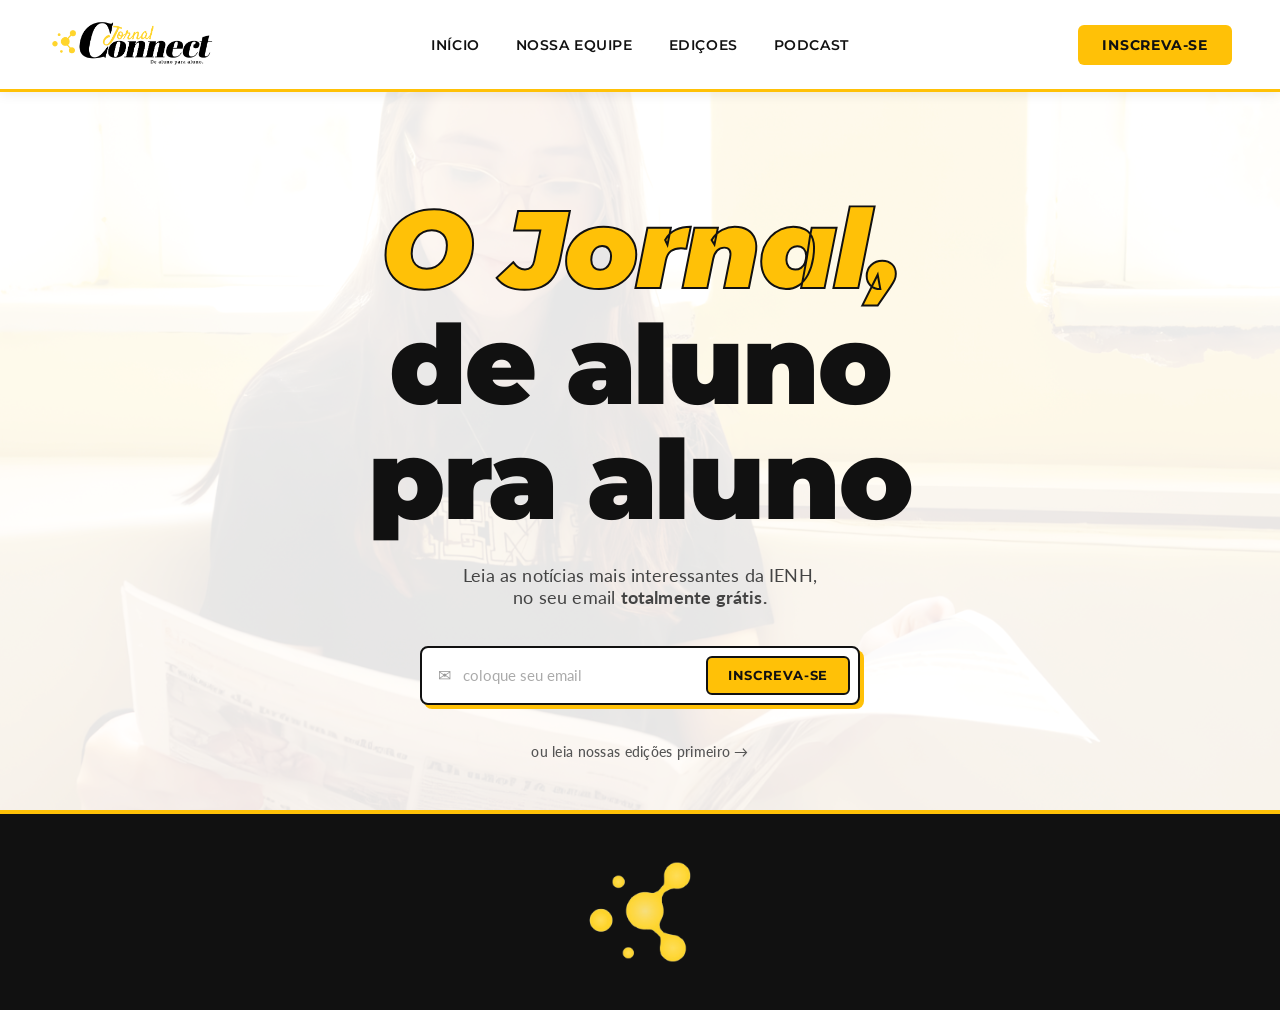
<file: JornalConnect-20260317T221200Z-1-001/JornalConnect/JornalConnect/index.html>
<!DOCTYPE html>
<html lang="en">
<head>
    <meta charset="UTF-8">
    <meta name="viewport" content="width=device-width, initial-scale=1.0">
    <link rel="stylesheet" href="styles/styles.css">
    <link href="https://fonts.googleapis.com/css2?family=Inter:wght@400;500;700&display=swap" rel="stylesheet">
    <title>Jornal Connect</title>
    <link rel="icon" type="images/png" href="images/2-removebg-preview.png">
</head>
<body>
    <header>
        <div class="logo">
            <a href="index.html" class="logo-link">
                <img src="images/123.png" alt="Logo do Jornal" class="logojornal">
            </a>
        </div>

        <div class="secoes">
            <a href="#" class="inico">início</a>
            <a href="pages/equipe.html" class="equipe">nossa equipe</a>
            <a href="#" class="edicoes">ediçoes</a>
            <a href="#" class="podcast">podcast</a>
        </div>

         <div class="inscricao">
            <a href="#inscricao" class="btn-inscreva">inscreva-se</a>
        </div>
    </header>

    <section class="textogrande">  

            <h1>
                <span>O Jornal,</span>
                <br>de aluno<br>
                    pra aluno
            </h1>

            <p>
                Leia as notícias mais interessantes da IENH,<br>
                no seu email <b>totalmente grátis.</b>
            </p>

                <div class="email-box">
                    <span class="icon">✉</span>
                        <input type="email" placeholder="coloque seu email">
                    <button>inscreva-se</button>              
                </div>

                <a class="link-edicoes" href="#">
                    ou leia nossas edições primeiro →
                </a> 
    </section>

    <footer>
        <img class="footerlogo"  src="images/2-removebg-preview.png" alt="logofooter">
    </footer>
</html>
</file>
<file: JornalConnect-20260317T221200Z-1-001/JornalConnect/JornalConnect/styles/styles.css>
@import url('https://fonts.googleapis.com/css2?family=Montserrat:wght@400;500;600;700;800;900&family=Lato:wght@300;400;700&display=swap');

* {
    margin: 0;
    padding: 0;
    box-sizing: border-box;
}

/* isso deixa mais facil usar as cores e a paleta  */

:root {
    --amarelo: #FFD700;
    --amarelo-vivo: #FFC107;
    --laranja: #FF8C00;
    --preto: #111111;
    --branco: #ffffff;
    --cinza-claro: #f5f5f5;
    --cinza-texto: #555;
}

body {
    font-family: 'Lato', sans-serif;
    font-weight: normal;
    margin: 0;
}

body::before {
  content: '';
  position: fixed;
  inset: 0;
  background-image: url(../images/lara.jpg);
  background-size: cover;
  background-position: center;
  background-repeat: no-repeat;
  opacity: 0.10;
  z-index: -1;
}
/* header */

header {
    background-color: #ffffff;
    display: grid;
    grid-template-columns: 1fr auto 1fr;
    align-items: center;
    padding: 18px 48px;
    box-shadow: 0 2px 12px rgba(0,0,0,0.08);
    position: sticky;
    top: 0;
    z-index: 100;
    border-bottom: 3px solid var(--amarelo-vivo);
}

/* footer */

footer {
    margin-top: 50px;
    height: 200px;
    background-color: var(--preto);
    display: flex;
    align-items: center;
    justify-content: center;
    border-top: 4px solid var(--amarelo-vivo);
}

/* logo */

.logo {
    justify-self: start;
}

.logo img {
    height: 50px;
}

.footerlogo {
    height: 200px;
    justify-self: start;
    display: flex;
    padding: 5px 8px;
    align-items: center;
}

/* nav */

.secoes {
    display: flex;
    gap: 8px;
    justify-self: center;
}

.secoes a {
    color: var(--preto);
    text-decoration: none;
    font-family: 'Montserrat', sans-serif;
    font-size: 0.9rem;
    font-weight: 600;
    padding: 8px 14px;
    border-radius: 6px;
    letter-spacing: 0.04em;
    text-transform: uppercase;
    transition: 0.2s, color 0.2s;
}

.secoes a:hover {
    background-color: var(--amarelo-vivo);
    color: var(--preto);
}

/* botao aura */

.inscricao {
    justify-self: end;
}

.btn-inscreva {
    font-family: 'Montserrat', sans-serif;
    font-weight: 700;
    font-size: 0.85rem;
    letter-spacing: 0.05rem;
    text-transform: uppercase;
    color: var(--preto);
    background-color: var(--amarelo-vivo);
    padding: 12px 24px;
    border-radius: 6px;
    text-decoration: none;
    transition: 0.2s, color 0.2s;
    display: inline-block;
}

.btn-inscreva:hover {
    background-color: var(--laranja);
    color: #fff;
    transform: translateY(+1px);
}

/* texto grande */

.textogrande {
    text-align: center;
    margin-top: 100px;
    padding: 0 20px;
}

.textogrande h1 {
    font-family: 'Montserrat', sans-serif;
    font-size: clamp(48px, 9vw, 110px);
    font-weight: 900;
    line-height: 1.05;
    color: var(--preto);
    letter-spacing: -0.02em;
}

.textogrande h1 span {
    color: var(--amarelo-vivo);
    -webkit-text-stroke: 1.99px var(--preto);
    font-style: italic;
}

.textogrande p {
    font-size: clamp(14px, 2vw, 18px);
    color: #444;
    margin-top: 25px;
    font-weight: 400;
    letter-spacing: 0.01em;
}

.textogrande p strong {
    font-weight: 700;
    color: var(--preto);
}

/* email */

.email-box {
    margin: 3vw auto;
    width: 100%;
    max-width: 440px;
    display: flex;
    align-items: center;
    gap: 8px;
    background: #fff;
    padding: 8px 8px 8px 16px;
    border-radius: 8px;
    border: 2px solid var(--preto);
    box-shadow: 4px 4px 0px var(--amarelo-vivo);
}

.icon {
    color: #999;
    flex-shrink: 0;
}

.email-box input {
    flex: 1;
    border: none;
    background: transparent;
    outline: none;
    padding: 8px 4px;
    font-family: 'Lato', sans-serif;
    font-size: 0.95rem;
    color: var(--preto);
}

.email-box input::placeholder {
    color: #aaa;
}

.email-box button {
    font-family: 'Montserrat', sans-serif;
    font-weight: 700;
    font-size: 0.8rem;
    letter-spacing: 0.04rem;
    text-transform: uppercase;
    background-color: var(--amarelo-vivo);
    border: 2px solid var(--preto);
    color: var(--preto);
    padding: 10px 20px;
    border-radius: 6px;
    cursor: pointer;
    transition: color 0.2s;
}

.email-box button:hover {
    background-color: var(--laranja);
    color: #fff;
}

/* link epico */

.link-edicoes {
    display: block;
    margin-top: 12px;
    color: var(--cinza-texto);
    text-decoration: none;
    font-size: 0.9rem;
    font-weight: 500;
    letter-spacing: 0.02em;
    transition: color 0.2s;
}

.link-edicoes:hover {
    color: var(--preto);
    text-decoration: underline;
}

/* negocio ta bugado nn meche */

.slider-connect {
    margin-top: 120px;
    text-align: center;
}

.slider-connect h2 {
    font-family: 'Montserrat', sans-serif;
    font-weight: 800;
    font-size: clamp(22px, 3vw, 32px);
    color: var(--preto);
    text-transform: uppercase;
    letter-spacing: 0.04em;
    margin-bottom: 10px;
}

.slider-connect h2 span {
    color: var(--amarelo-vivo);
}

.slider {
    display: flex;
    align-items: center;
    justify-content: center;
    gap: 15px;
    margin-bottom: 100px;
}

.slides {
    width: 320px;
    overflow: hidden;
    display: flex;
    transition: transform 0.4s ease;
}

.card {
    min-width: 320px;
    background: #fff;
    padding: 30px;
    border-radius: 10px;
    text-align: left;
    border: 2px solid var(--preto);
    box-shadow: 5px 5px 0px var(--amarelo-vivo);
    transition: transform 0.15s, box-shadow 0.15s;
}

.card:hover {
    transform: translate(-2px, -2px);
    box-shadow: 7px 7px 0px var(--amarelo-vivo);
}

.card h3 {
    font-family: 'Montserrat', sans-serif;
    font-weight: 700;
    font-size: 1rem;
    color: var(--preto);
    margin-bottom: 10px;
}

.card p {
    font-size: 0.9rem;
    color: var(--cinza-texto);
    line-height: 1.5;
}

.card .tag {
    display: inline-block;
    background-color: var(--amarelo-vivo);
    color: var(--preto);
    font-family: 'Montserrat', sans-serif;
    font-weight: 700;
    font-size: 0.7rem;
    letter-spacing: 0.06em;
    text-transform: uppercase;
    padding: 3px 10px;
    border-radius: 4px;
    margin-bottom: 12px;
}

/* buttao */

.prev, .next {
    background-color: var(--amarelo-vivo);
    border: 2px solid var(--preto);
    font-size: 20px;
    padding: 10px 15px;
    border-radius: 8px;
    cursor: pointer;
    font-weight: 700;
    color: var(--preto);
    transition: background-color 0.2s, transform 0.1s;
    box-shadow: 3px 3px 0 var(--preto);
}

.prev:hover, .next:hover {
    background-color: var(--laranja);
    color: #fff;
    transform: translate(-1px, -1px);
    box-shadow: 4px 4px 0 var(--preto);
}

/* rspsv */

@media (max-width: 768px) {

    header {
        display: flex;
        flex-direction: column;
        gap: 16px;
        padding: 16px 20px;
    }

    .secoes {
        flex-wrap: wrap;
        justify-content: center;
        gap: 8px;
    }

    .inscricao {
        width: 100%;
        display: flex;
        justify-content: center;
    }

    .btn-inscreva {
        width: 100%;
        text-align: center;
    }

    .textogrande {
        margin-top: 60px;
    }

    .email-box {
        flex-direction: column;
        border-radius: 10px;
        padding: 16px;
        align-items: stretch;
    }

    .email-box input {
        width: 100%;
    }

    .email-box button {
        width: 100%;
        padding: 14px;
    }
}

/* ota pagina */

/* o grande texto eu to maluco */

.equipe-hero {
    text-align: center;
    margin-top: 80px;
    margin-bottom: 60px;
    padding: 0 20px;
}

.equipe-hero h1 {
    font-family: 'Montserrat', sans-serif;
    font-size: clamp(40px, 7vw, 90px);
    font-weight: 900;
    color: var(--preto);
    letter-spacing: -0.02em;
    line-height: 1.05;
}

.equipe-hero h1 span {
    color: var(--amarelo-vivo);
    -webkit-text-stroke: 2px var(--preto);
    font-style: italic;
}

.equipe-hero p {
    margin-top: 16px;
    font-size: clamp(14px, 2vw, 18px);
    color: var(--cinza-texto);
    font-weight: 400;
}

/* grid de membros */

.equipe-grid {
    display: grid;
    grid-template-columns: repeat(3, 1fr);
    gap: 32px;
    max-width: 1000px;
    margin: 0 auto 120px auto;
    padding: 0 40px;
}

/* card do membro */

.membro-card {
    background: #fff;
    border: 2px solid var(--preto);
    border-radius: 10px;
    box-shadow: 5px 5px 0px var(--amarelo-vivo);
    overflow: hidden;
    transition: transform 0.15s, box-shadow 0.15s;
}

.membro-card:hover {
    transform: translate(-2px, -2px);
    box-shadow: 7px 7px 0px var(--amarelo-vivo);
}

/* foto */

.membro-foto {
    width: 100%;
    aspect-ratio: 1 / 1;
    overflow: hidden;
    background-color: #f0f0f0;
}

.membro-foto img {
    width: 100%;
    height: 100%;
    object-fit: cover;
    display: block;
    transition: transform 0.3s ease;
}

.membro-card:hover .membro-foto img {
    transform: scale(1.04);
}

/* info */

.membro-info {
    padding: 18px 20px;
    border-top: 2px solid var(--preto);
}

.membro-info h3 {
    font-family: 'Montserrat', sans-serif;
    font-weight: 700;
    font-size: 1rem;
    color: var(--preto);
    margin-bottom: 6px;
}

.cargo {
    display: inline-block;
    background-color: var(--amarelo-vivo);
    color: var(--preto);
    font-family: 'Montserrat', sans-serif;
    font-weight: 700;
    font-size: 0.7rem;
    letter-spacing: 0.06em;
    text-transform: uppercase;
    padding: 3px 10px;
    border-radius: 4px;
}

/* responsivo */

@media (max-width: 768px) {

    .equipe-grid {
        grid-template-columns: repeat(2, 1fr);
        gap: 20px;
        padding: 0 20px;
    }

    .equipe-hero {
        margin-top: 50px;
        margin-bottom: 40px;
    }
}

@media (max-width: 480px) {

    .equipe-grid {
        grid-template-columns: 1fr;
    }
}

/* edicoes */

.folha {
    display: flex;
    justify-content: center;
    padding: 40px 20px;
}

.imagemfolha {
    max-width: 600px;
    width: 100%;
    height: auto;
}

.selectedc {
    display: flex;
    justify-content: center;
    padding: 20px 5px;
}
</file>
